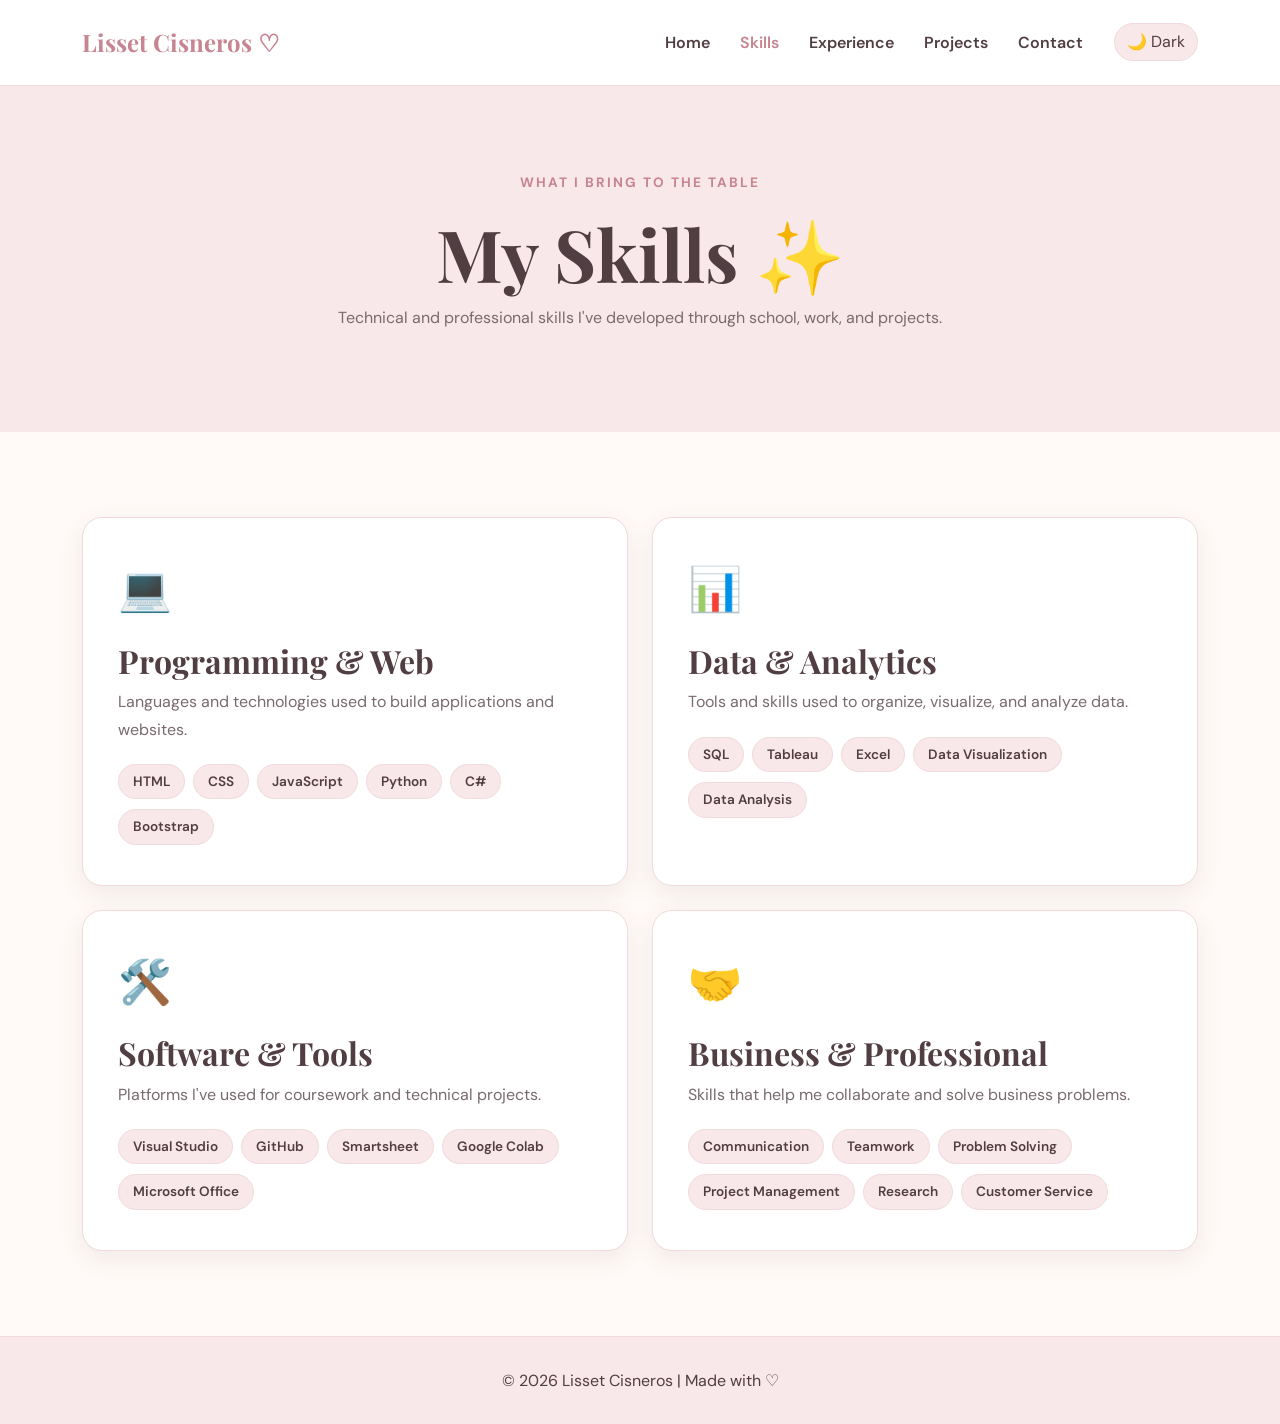
<file: index.html>
<!DOCTYPE html>
<html lang="en">
<head>
    <meta charset="UTF-8">
    <meta name="viewport" content="width=device-width, initial-scale=1.0">
    <title>Skills | Lisset Cisneros</title>
    <link href="https://cdn.jsdelivr.net/npm/bootstrap@5.3.3/dist/css/bootstrap.min.css" rel="stylesheet">
    <link rel="stylesheet" href="css/style.css">
</head>
<body>

<nav class="navbar navbar-expand-lg sticky-top">
    <div class="container">
        <a class="navbar-brand" href="index.html">Lisset Cisneros ♡</a>
        <button class="navbar-toggler" type="button"
                data-bs-toggle="collapse" data-bs-target="#navbarMenu"
                aria-controls="navbarMenu" aria-expanded="false"
                aria-label="Toggle navigation">
            <span class="navbar-toggler-icon"></span>
        </button>

        <div class="collapse navbar-collapse" id="navbarMenu">
            <ul class="navbar-nav ms-auto">
                <li class="nav-item"><a class="nav-link" href="index.html">Home</a></li>
                <li class="nav-item"><a class="nav-link active" aria-current="page" href="skills.html">Skills</a></li>
                <li class="nav-item"><a class="nav-link" href="experience.html">Experience</a></li>
                <li class="nav-item"><a class="nav-link" href="projects.html">Projects</a></li>
                <li class="nav-item"><a class="nav-link" href="contact.html">Contact</a></li>
            </ul>
            <button class="btn theme-toggle ms-lg-3" id="themeToggle" type="button">🌙 Dark</button>
        </div>
    </div>
</nav>

<main>
    <section class="page-header text-center">
        <div class="container">
            <p class="eyebrow">WHAT I BRING TO THE TABLE</p>
            <h1>My Skills ✨</h1>
            <p>Technical and professional skills I've developed through school, work, and projects.</p>
        </div>
    </section>

    <section class="section-padding">
        <div class="container">
            <div class="row g-4">

                <div class="col-md-6">
                    <div class="custom-card h-100">
                        <div class="feature-icon">💻</div>
                        <h2>Programming & Web</h2>
                        <p>Languages and technologies used to build applications and websites.</p>
                        <span class="badge skill-badge">HTML</span>
                        <span class="badge skill-badge">CSS</span>
                        <span class="badge skill-badge">JavaScript</span>
                        <span class="badge skill-badge">Python</span>
                        <span class="badge skill-badge">C#</span>
                        <span class="badge skill-badge">Bootstrap</span>
                    </div>
                </div>

                <div class="col-md-6">
                    <div class="custom-card h-100">
                        <div class="feature-icon">📊</div>
                        <h2>Data & Analytics</h2>
                        <p>Tools and skills used to organize, visualize, and analyze data.</p>
                        <span class="badge skill-badge">SQL</span>
                        <span class="badge skill-badge">Tableau</span>
                        <span class="badge skill-badge">Excel</span>
                        <span class="badge skill-badge">Data Visualization</span>
                        <span class="badge skill-badge">Data Analysis</span>
                    </div>
                </div>

                <div class="col-md-6">
                    <div class="custom-card h-100">
                        <div class="feature-icon">🛠️</div>
                        <h2>Software & Tools</h2>
                        <p>Platforms I've used for coursework and technical projects.</p>
                        <span class="badge skill-badge">Visual Studio</span>
                        <span class="badge skill-badge">GitHub</span>
                        <span class="badge skill-badge">Smartsheet</span>
                        <span class="badge skill-badge">Google Colab</span>
                        <span class="badge skill-badge">Microsoft Office</span>
                    </div>
                </div>

                <div class="col-md-6">
                    <div class="custom-card h-100">
                        <div class="feature-icon">🤝</div>
                        <h2>Business & Professional</h2>
                        <p>Skills that help me collaborate and solve business problems.</p>
                        <span class="badge skill-badge">Communication</span>
                        <span class="badge skill-badge">Teamwork</span>
                        <span class="badge skill-badge">Problem Solving</span>
                        <span class="badge skill-badge">Project Management</span>
                        <span class="badge skill-badge">Research</span>
                        <span class="badge skill-badge">Customer Service</span>
                    </div>
                </div>

            </div>
        </div>
    </section>
</main>

<footer>
    <div class="container text-center">
        <p>© 2026 Lisset Cisneros | Made with ♡</p>
    </div>
</footer>

<script src="https://cdn.jsdelivr.net/npm/bootstrap@5.3.3/dist/js/bootstrap.bundle.min.js"></script>
<script src="js/script.js"></script>
</body>
</html>
</file>
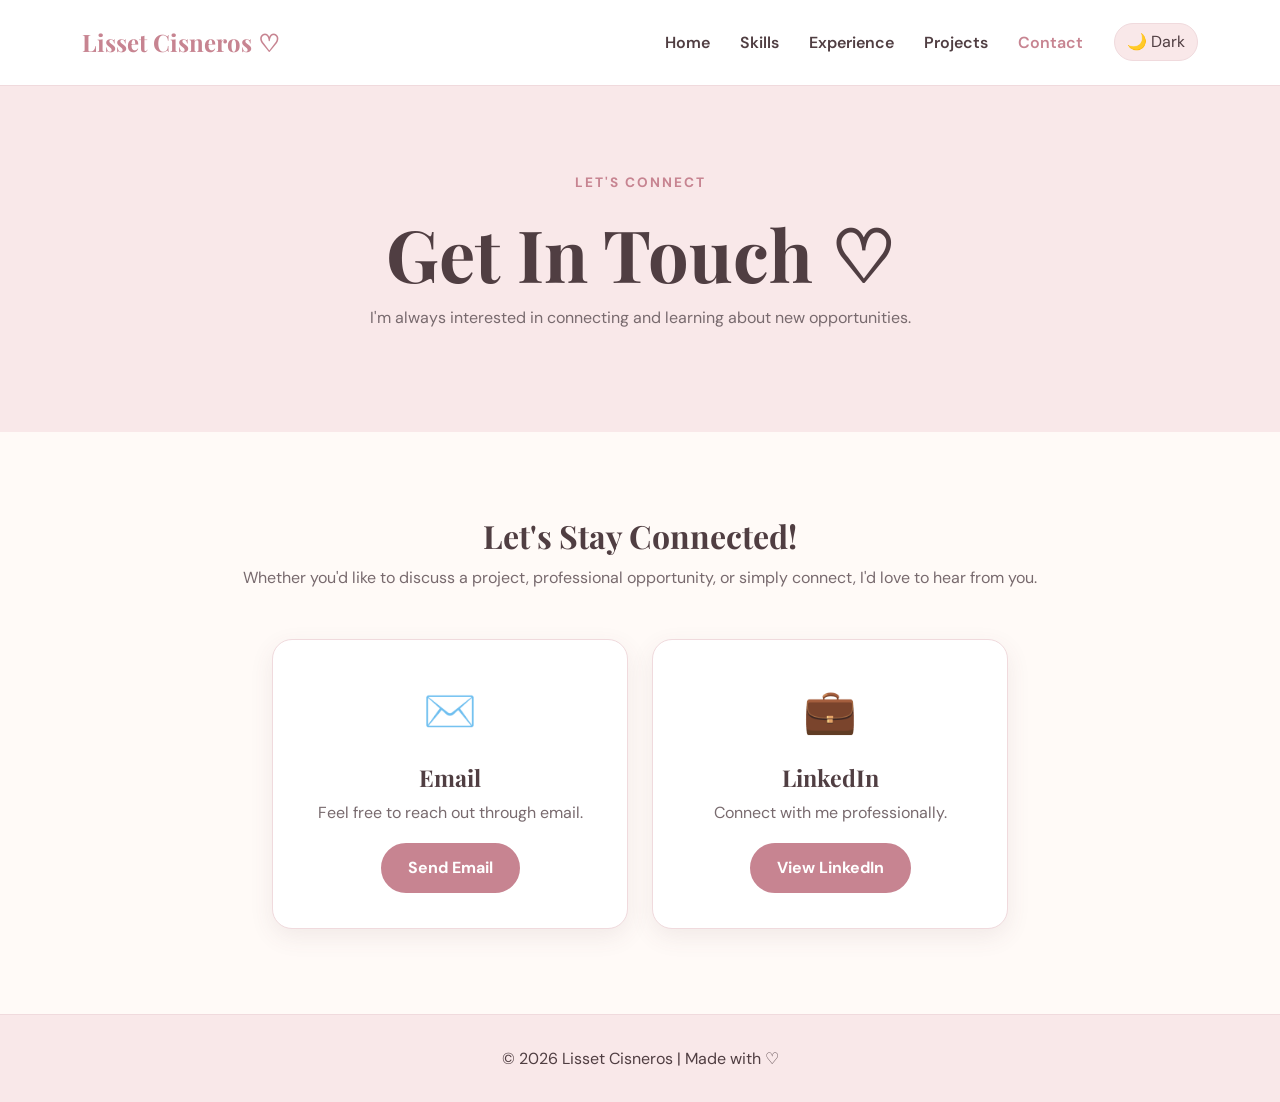
<file: contact.html>
<!DOCTYPE html>
<html lang="en">
<head>
    <meta charset="UTF-8">
    <meta name="viewport" content="width=device-width, initial-scale=1.0">
    <title>Contact | Lisset Cisneros</title>
    <link href="https://cdn.jsdelivr.net/npm/bootstrap@5.3.3/dist/css/bootstrap.min.css" rel="stylesheet">
    <link rel="stylesheet" href="css/style.css">
</head>
<body>

    <nav class="navbar navbar-expand-lg sticky-top">
        <div class="container">
            <a class="navbar-brand" href="index.html">Lisset Cisneros ♡</a>
            <button class="navbar-toggler" type="button"
                    data-bs-toggle="collapse" data-bs-target="#navbarMenu"
                    aria-controls="navbarMenu" aria-expanded="false"
                    aria-label="Toggle navigation">
                <span class="navbar-toggler-icon"></span>
            </button>

            <div class="collapse navbar-collapse" id="navbarMenu">
                <ul class="navbar-nav ms-auto">
                    <li class="nav-item"><a class="nav-link" href="index.html">Home</a></li>
                    <li class="nav-item"><a class="nav-link" href="skills.html">Skills</a></li>
                    <li class="nav-item"><a class="nav-link" href="experience.html">Experience</a></li>
                    <li class="nav-item"><a class="nav-link" href="projects.html">Projects</a></li>
                    <li class="nav-item"><a class="nav-link active" aria-current="page" href="contact.html">Contact</a></li>
                </ul>
                <button class="btn theme-toggle ms-lg-3" id="themeToggle" type="button">🌙 Dark</button>
            </div>
        </div>
    </nav>

    <main>
        <section class="page-header text-center">
            <div class="container">
                <p class="eyebrow">LET'S CONNECT</p>
                <h1>Get In Touch ♡</h1>
                <p>I'm always interested in connecting and learning about new opportunities.</p>
            </div>
        </section>

        <section class="section-padding">
            <div class="container">
                <div class="text-center mb-5">
                    <h2>Let's Stay Connected!</h2>
                    <p>
                        Whether you'd like to discuss a project, professional
                        opportunity, or simply connect, I'd love to hear from you.
                    </p>
                </div>

                <div class="row g-4 justify-content-center">

                    <div class="col-md-4">
                        <div class="custom-card text-center h-100">
                            <div class="feature-icon">✉️</div>
                            <h3>Email</h3>
                            <p>Feel free to reach out through email.</p>
                            <a href="mailto:your.email@example.com"
                               class="btn btn-pink">
                                Send Email
                            </a>
                        </div>
                    </div>

                    <div class="col-md-4">
                        <div class="custom-card text-center h-100">
                            <div class="feature-icon">💼</div>
                            <h3>LinkedIn</h3>
                            <p>Connect with me professionally.</p>
                            <a href="https://www.linkedin.com/"
                               target="_blank" rel="noopener noreferrer"
                               class="btn btn-pink">
                                View LinkedIn
                            </a>
                        </div>
                    </div>

                </div>
            </div>
        </section>
    </main>

    <footer>
        <div class="container text-center">
            <p>© 2026 Lisset Cisneros | Made with ♡</p>
        </div>
    </footer>

    <script src="https://cdn.jsdelivr.net/npm/bootstrap@5.3.3/dist/js/bootstrap.bundle.min.js"></script>
    <script src="js/script.js"></script>
</body>
</html>
</file>
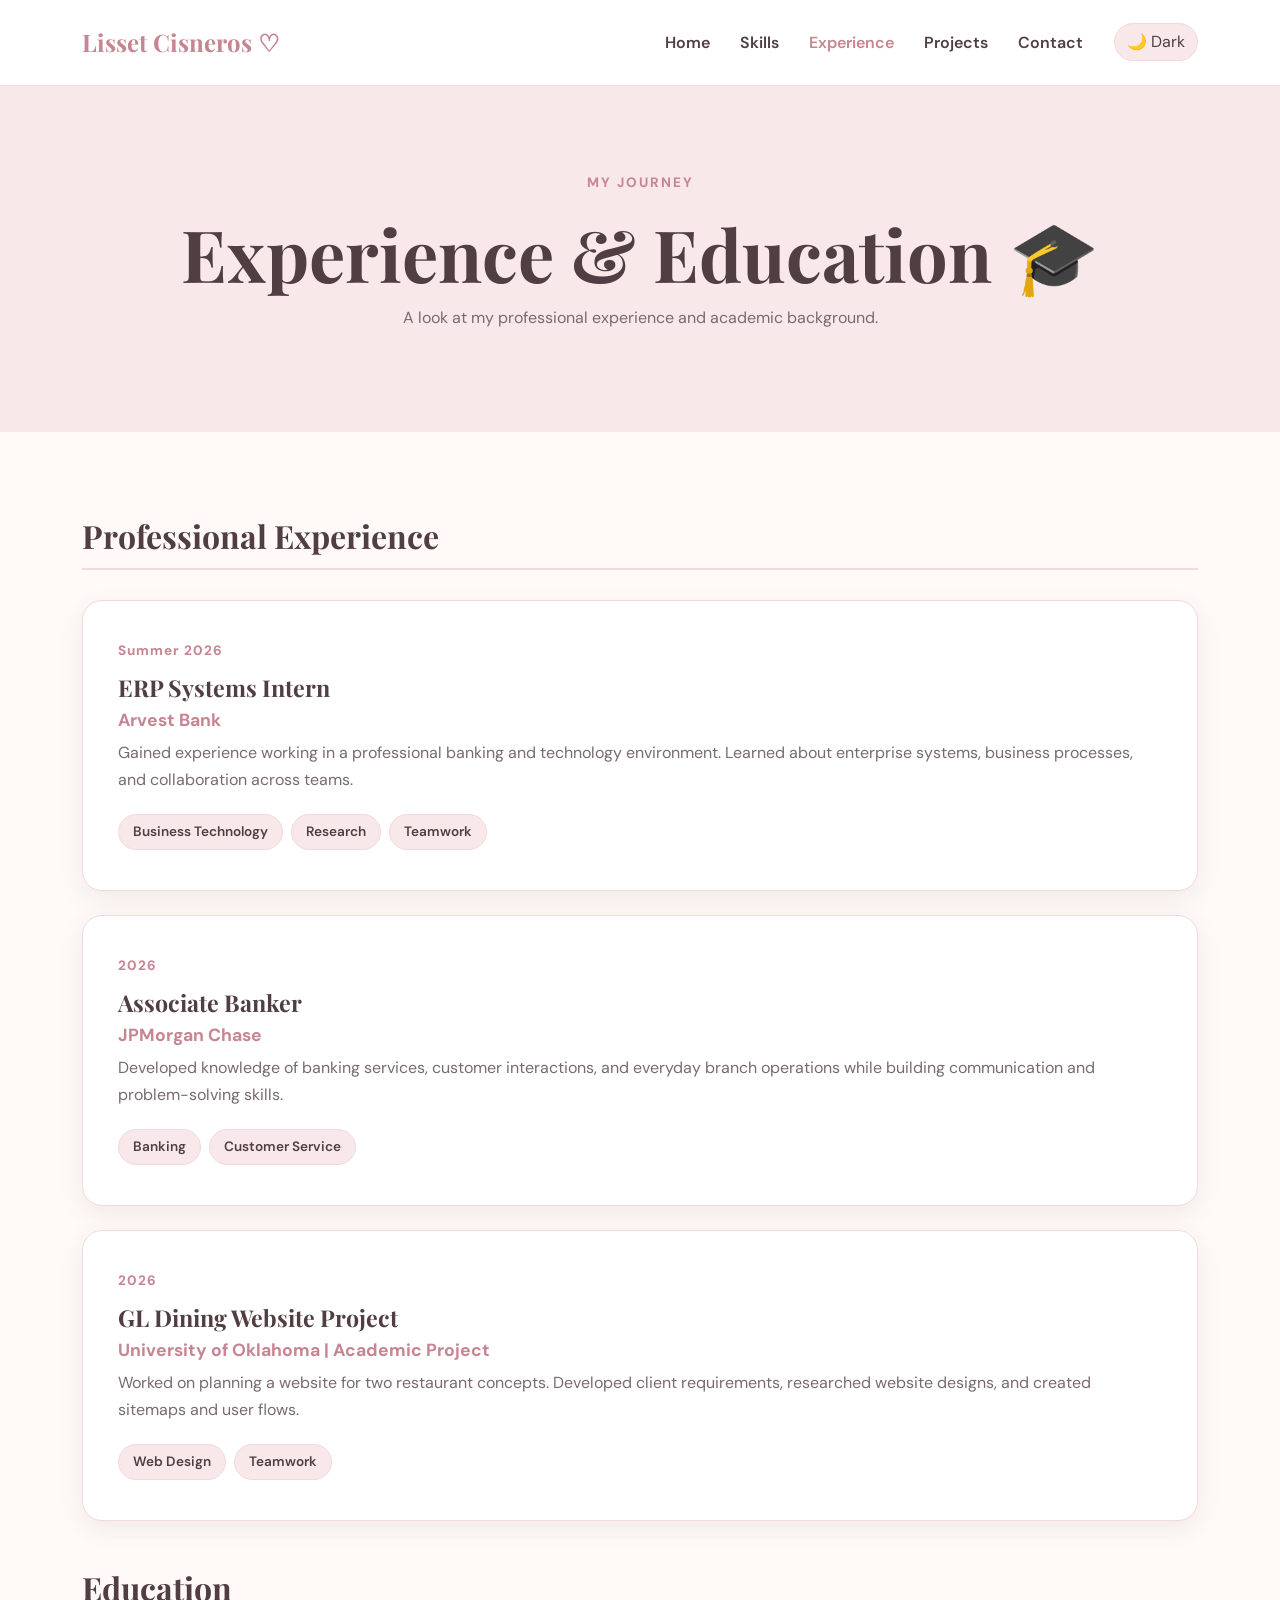
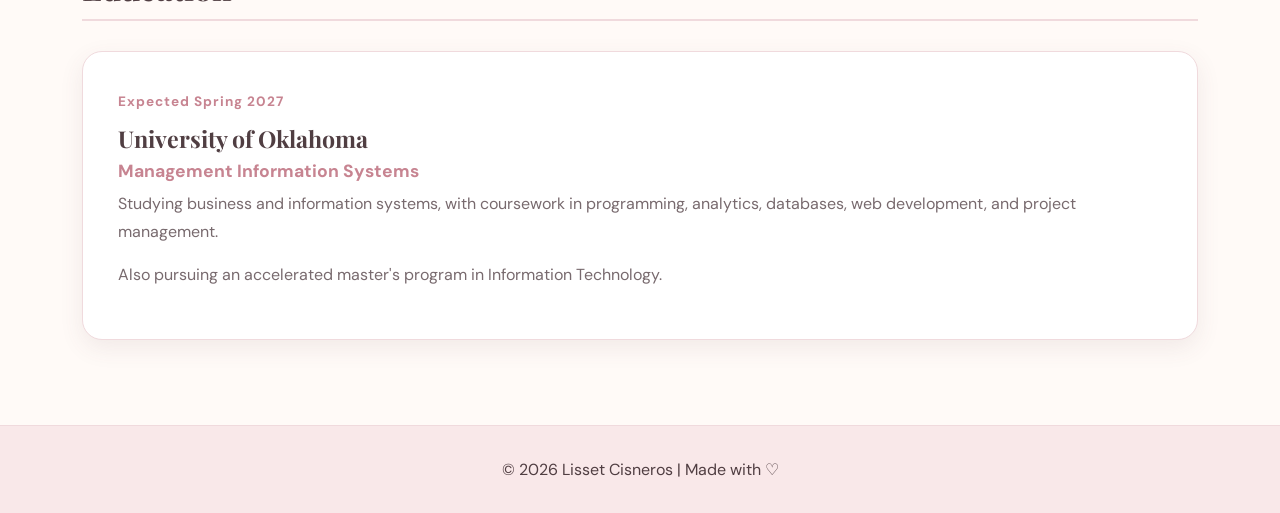
<file: experience.html>
<!DOCTYPE html>
<html lang="en">
<head>
    <meta charset="UTF-8">
    <meta name="viewport" content="width=device-width, initial-scale=1.0">
    <title>Experience | Lisset Cisneros</title>
    <link href="https://cdn.jsdelivr.net/npm/bootstrap@5.3.3/dist/css/bootstrap.min.css" rel="stylesheet">
    <link rel="stylesheet" href="css/style.css">
</head>
<body>

<nav class="navbar navbar-expand-lg sticky-top">
    <div class="container">
        <a class="navbar-brand" href="index.html">Lisset Cisneros ♡</a>
        <button class="navbar-toggler" type="button"
                data-bs-toggle="collapse" data-bs-target="#navbarMenu"
                aria-controls="navbarMenu" aria-expanded="false"
                aria-label="Toggle navigation">
            <span class="navbar-toggler-icon"></span>
        </button>

        <div class="collapse navbar-collapse" id="navbarMenu">
            <ul class="navbar-nav ms-auto">
                <li class="nav-item"><a class="nav-link" href="index.html">Home</a></li>
                <li class="nav-item"><a class="nav-link" href="skills.html">Skills</a></li>
                <li class="nav-item"><a class="nav-link active" aria-current="page" href="experience.html">Experience</a></li>
                <li class="nav-item"><a class="nav-link" href="projects.html">Projects</a></li>
                <li class="nav-item"><a class="nav-link" href="contact.html">Contact</a></li>
            </ul>
            <button class="btn theme-toggle ms-lg-3" id="themeToggle" type="button">🌙 Dark</button>
        </div>
    </div>
</nav>

<main>
    <section class="page-header text-center">
        <div class="container">
            <p class="eyebrow">MY JOURNEY</p>
            <h1>Experience & Education 🎓</h1>
            <p>A look at my professional experience and academic background.</p>
        </div>
    </section>

    <section class="section-padding">
        <div class="container">
            <h2 class="section-heading">Professional Experience</h2>

            <div class="custom-card mb-4">
                <span class="date-label">Summer 2026</span>
                <h3>ERP Systems Intern</h3>
                <h4>Arvest Bank</h4>
                <p>
                    Gained experience working in a professional banking and
                    technology environment. Learned about enterprise systems,
                    business processes, and collaboration across teams.
                </p>
                <span class="badge skill-badge">Business Technology</span>
                <span class="badge skill-badge">Research</span>
                <span class="badge skill-badge">Teamwork</span>
            </div>

            <div class="custom-card mb-4">
                <span class="date-label">2026</span>
                <h3>Associate Banker</h3>
                <h4>JPMorgan Chase</h4>
                <p>
                    Developed knowledge of banking services, customer
                    interactions, and everyday branch operations while
                    building communication and problem-solving skills.
                </p>
                <span class="badge skill-badge">Banking</span>
                <span class="badge skill-badge">Customer Service</span>
            </div>

            <div class="custom-card mb-5">
                <span class="date-label">2026</span>
                <h3>GL Dining Website Project</h3>
                <h4>University of Oklahoma | Academic Project</h4>
                <p>
                    Worked on planning a website for two restaurant concepts.
                    Developed client requirements, researched website designs,
                    and created sitemaps and user flows.
                </p>
                <span class="badge skill-badge">Web Design</span>
                <span class="badge skill-badge">Teamwork</span>
            </div>

            <h2 class="section-heading">Education</h2>

            <div class="custom-card">
                <span class="date-label">Expected Spring 2027</span>
                <h3>University of Oklahoma</h3>
                <h4>Management Information Systems</h4>
                <p>
                    Studying business and information systems, with coursework
                    in programming, analytics, databases, web development,
                    and project management.
                </p>
                <p>
                    Also pursuing an accelerated master's program in
                    Information Technology.
                </p>
            </div>
        </div>
    </section>
</main>

<footer>
    <div class="container text-center">
        <p>© 2026 Lisset Cisneros | Made with ♡</p>
    </div>
</footer>

<script src="https://cdn.jsdelivr.net/npm/bootstrap@5.3.3/dist/js/bootstrap.bundle.min.js"></script>
<script src="js/script.js"></script>
</body>
</html>
</file>
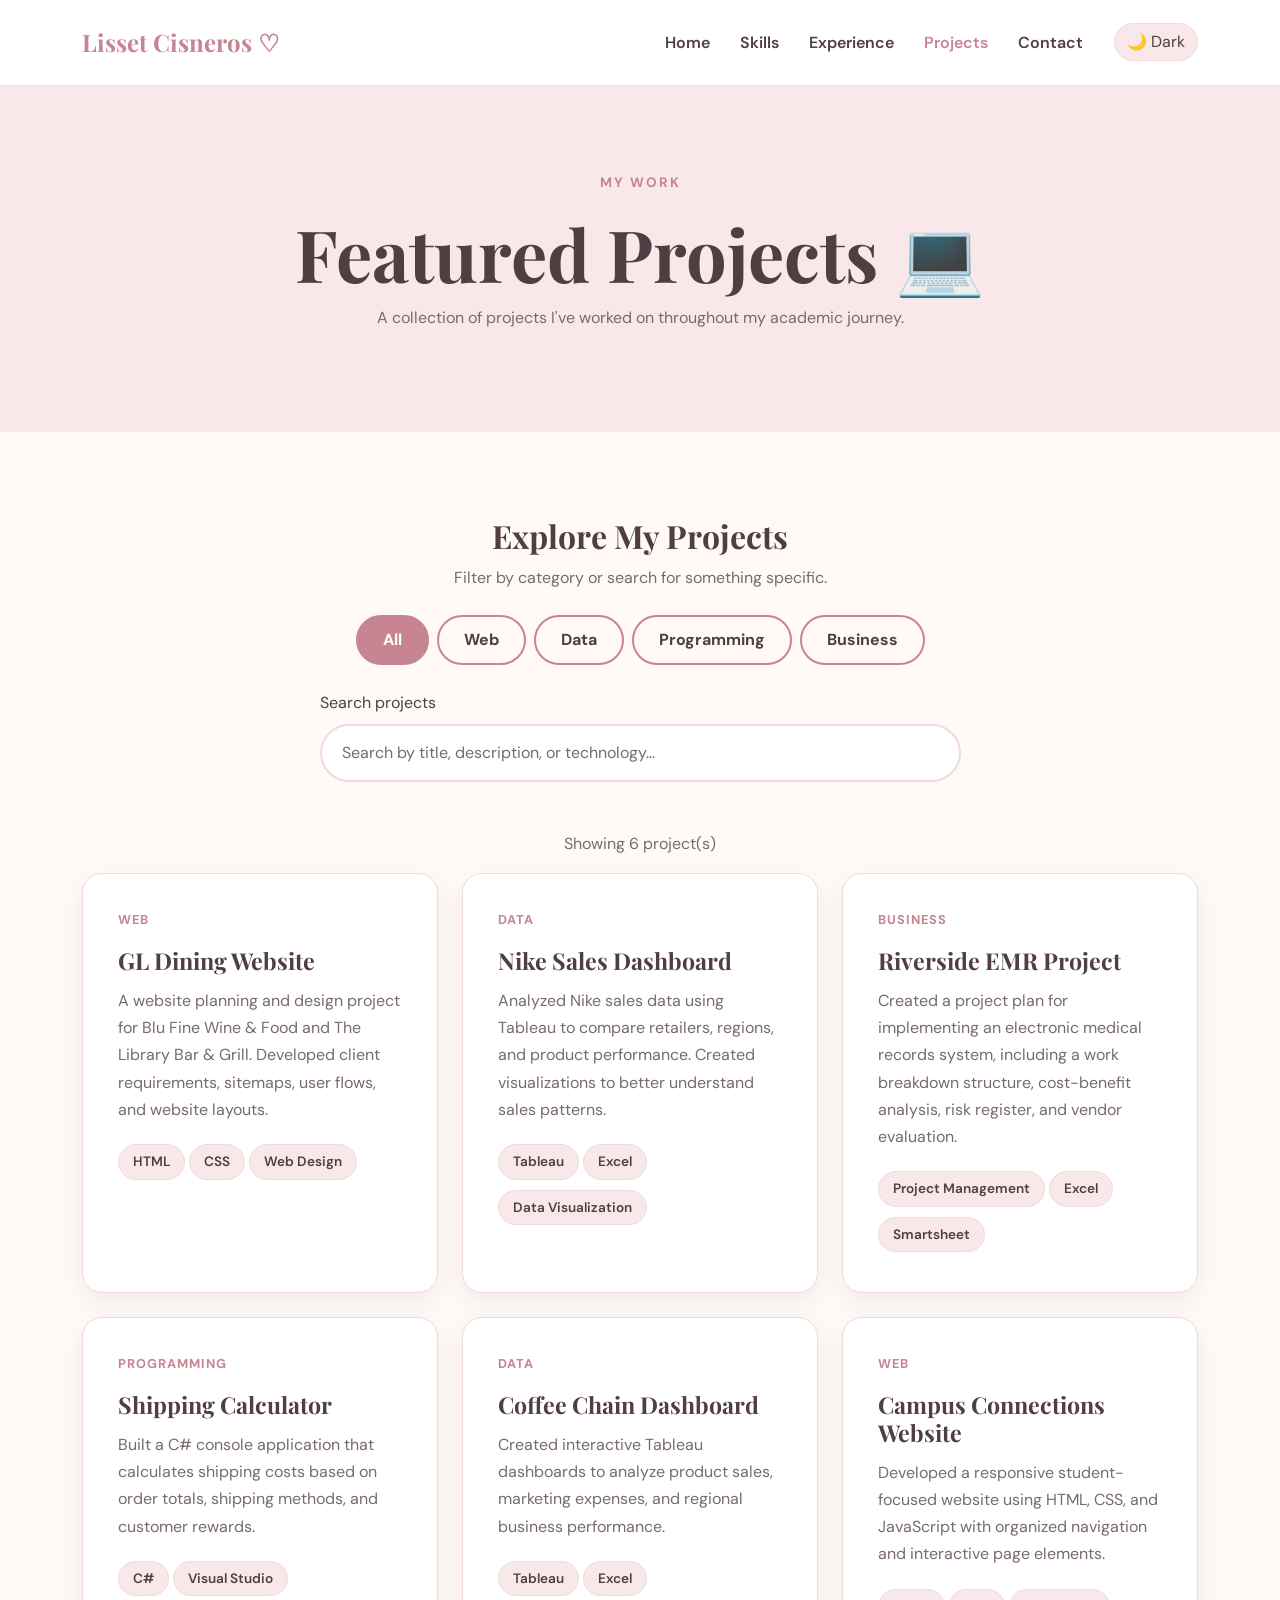
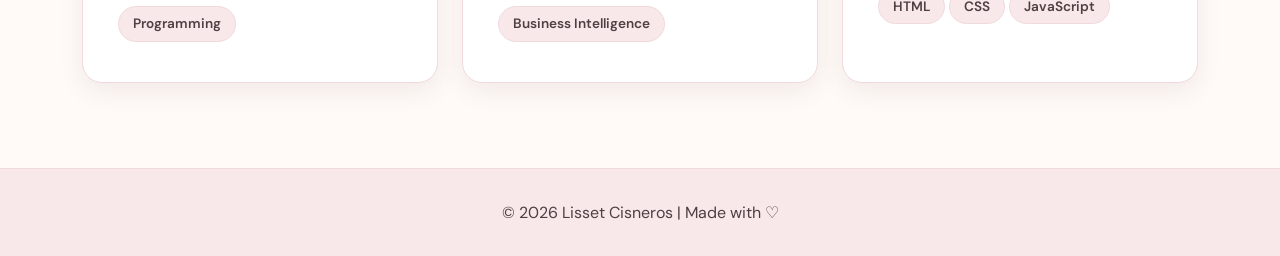
<file: projects.html>
<!DOCTYPE html>
<html lang="en">
<head>
    <meta charset="UTF-8">
    <meta name="viewport" content="width=device-width, initial-scale=1.0">
    <title>Projects | Lisset Cisneros</title>
    <link href="https://cdn.jsdelivr.net/npm/bootstrap@5.3.3/dist/css/bootstrap.min.css" rel="stylesheet">
    <link rel="stylesheet" href="css/style.css">
</head>
<body>

    <nav class="navbar navbar-expand-lg sticky-top">
        <div class="container">
            <a class="navbar-brand" href="index.html">Lisset Cisneros ♡</a>
            <button class="navbar-toggler" type="button"
                    data-bs-toggle="collapse" data-bs-target="#navbarMenu"
                    aria-controls="navbarMenu" aria-expanded="false"
                    aria-label="Toggle navigation">
                <span class="navbar-toggler-icon"></span>
            </button>

            <div class="collapse navbar-collapse" id="navbarMenu">
                <ul class="navbar-nav ms-auto">
                    <li class="nav-item"><a class="nav-link" href="index.html">Home</a></li>
                    <li class="nav-item"><a class="nav-link" href="skills.html">Skills</a></li>
                    <li class="nav-item"><a class="nav-link" href="experience.html">Experience</a></li>
                    <li class="nav-item"><a class="nav-link active" aria-current="page" href="projects.html">Projects</a></li>
                    <li class="nav-item"><a class="nav-link" href="contact.html">Contact</a></li>
                </ul>
                <button class="btn theme-toggle ms-lg-3" id="themeToggle" type="button">🌙 Dark</button>
            </div>
        </div>
    </nav>

    <main>
        <section class="page-header text-center">
            <div class="container">
                <p class="eyebrow">MY WORK</p>
                <h1>Featured Projects 💻</h1>
                <p>A collection of projects I've worked on throughout my academic journey.</p>
            </div>
        </section>

        <section class="section-padding">
            <div class="container">

                <div class="text-center mb-4">
                    <h2>Explore My Projects</h2>
                    <p>Filter by category or search for something specific.</p>
                </div>

                <div class="filter-buttons d-flex justify-content-center flex-wrap gap-2 mb-4">
                    <button class="btn btn-pink filter-btn active"
                            data-category="All">
                        All
                    </button>
                    <button class="btn btn-outline-pink filter-btn"
                            data-category="Web">
                        Web
                    </button>
                    <button class="btn btn-outline-pink filter-btn"
                            data-category="Data">
                        Data
                    </button>
                    <button class="btn btn-outline-pink filter-btn"
                            data-category="Programming">
                        Programming
                    </button>
                    <button class="btn btn-outline-pink filter-btn"
                            data-category="Business">
                        Business
                    </button>
                </div>

                <div class="row justify-content-center mb-5">
                    <div class="col-md-7">
                        <label for="projectSearch" class="form-label">Search projects</label>
                        <input type="search" id="projectSearch"
                               class="form-control search-input"
                               placeholder="Search by title, description, or technology...">
                    </div>
                </div>

                <p id="projectCount" class="text-center" aria-live="polite"></p>

                <!-- JavaScript will add the project cards here -->
                <div class="row g-4" id="projectContainer" aria-live="polite">
                    <div class="col-12 text-center">
                        <p>Loading projects...</p>
                    </div>
                </div>

            </div>
        </section>
    </main>

    <footer>
        <div class="container text-center">
            <p>© 2026 Lisset Cisneros | Made with ♡</p>
        </div>
    </footer>

    <script src="https://cdn.jsdelivr.net/npm/bootstrap@5.3.3/dist/js/bootstrap.bundle.min.js"></script>
    <script src="js/script.js"></script>
</body>
</html>
</file>
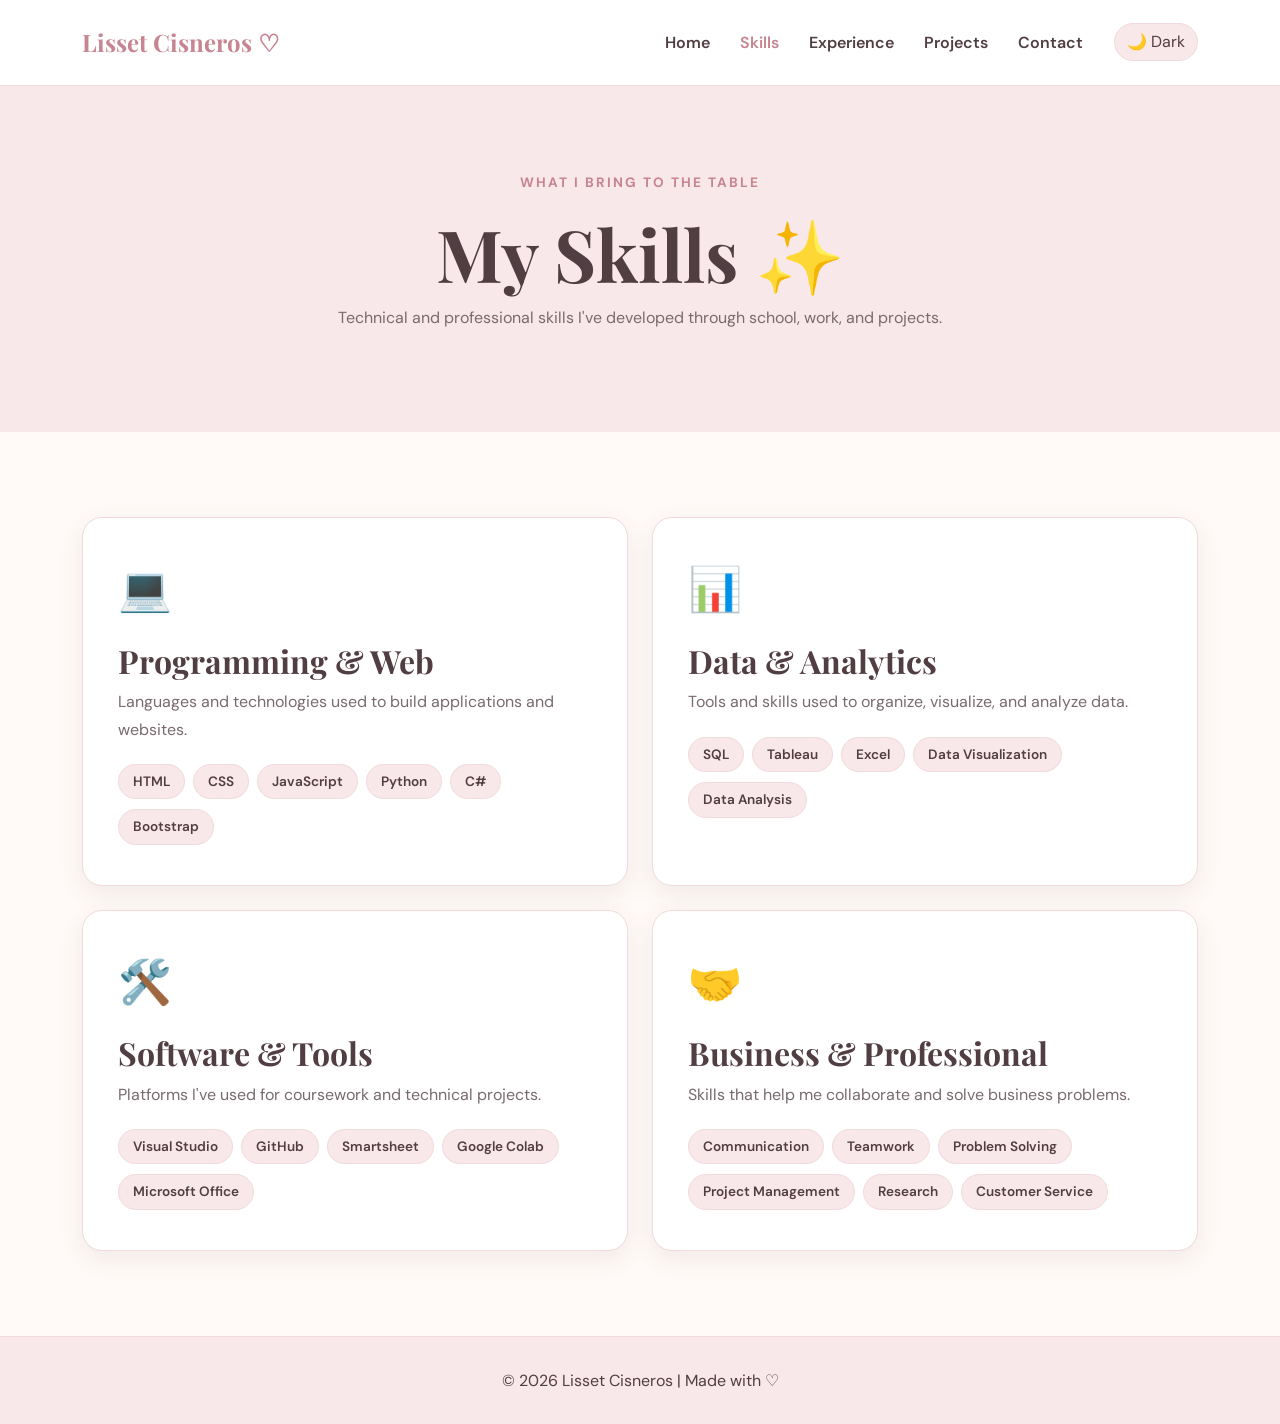
<file: skills.html>
<!DOCTYPE html>
<html lang="en">
<head>
    <meta charset="UTF-8">
    <meta name="viewport" content="width=device-width, initial-scale=1.0">
    <title>Skills | Lisset Cisneros</title>
    <link href="https://cdn.jsdelivr.net/npm/bootstrap@5.3.3/dist/css/bootstrap.min.css" rel="stylesheet">
    <link rel="stylesheet" href="css/style.css">
</head>
<body>

    <nav class="navbar navbar-expand-lg sticky-top">
        <div class="container">
            <a class="navbar-brand" href="index.html">Lisset Cisneros ♡</a>
            <button class="navbar-toggler" type="button"
                    data-bs-toggle="collapse" data-bs-target="#navbarMenu"
                    aria-controls="navbarMenu" aria-expanded="false"
                    aria-label="Toggle navigation">
                <span class="navbar-toggler-icon"></span>
            </button>

            <div class="collapse navbar-collapse" id="navbarMenu">
                <ul class="navbar-nav ms-auto">
                    <li class="nav-item"><a class="nav-link" href="index.html">Home</a></li>
                    <li class="nav-item"><a class="nav-link active" aria-current="page" href="skills.html">Skills</a></li>
                    <li class="nav-item"><a class="nav-link" href="experience.html">Experience</a></li>
                    <li class="nav-item"><a class="nav-link" href="projects.html">Projects</a></li>
                    <li class="nav-item"><a class="nav-link" href="contact.html">Contact</a></li>
                </ul>
                <button class="btn theme-toggle ms-lg-3" id="themeToggle" type="button">🌙 Dark</button>
            </div>
        </div>
    </nav>

    <main>
        <section class="page-header text-center">
            <div class="container">
                <p class="eyebrow">WHAT I BRING TO THE TABLE</p>
                <h1>My Skills ✨</h1>
                <p>Technical and professional skills I've developed through school, work, and projects.</p>
            </div>
        </section>

        <section class="section-padding">
            <div class="container">
                <div class="row g-4">

                    <div class="col-md-6">
                        <div class="custom-card h-100">
                            <div class="feature-icon">💻</div>
                            <h2>Programming & Web</h2>
                            <p>Languages and technologies used to build applications and websites.</p>
                            <span class="badge skill-badge">HTML</span>
                            <span class="badge skill-badge">CSS</span>
                            <span class="badge skill-badge">JavaScript</span>
                            <span class="badge skill-badge">Python</span>
                            <span class="badge skill-badge">C#</span>
                            <span class="badge skill-badge">Bootstrap</span>
                        </div>
                    </div>

                    <div class="col-md-6">
                        <div class="custom-card h-100">
                            <div class="feature-icon">📊</div>
                            <h2>Data & Analytics</h2>
                            <p>Tools and skills used to organize, visualize, and analyze data.</p>
                            <span class="badge skill-badge">SQL</span>
                            <span class="badge skill-badge">Tableau</span>
                            <span class="badge skill-badge">Excel</span>
                            <span class="badge skill-badge">Data Visualization</span>
                            <span class="badge skill-badge">Data Analysis</span>
                        </div>
                    </div>

                    <div class="col-md-6">
                        <div class="custom-card h-100">
                            <div class="feature-icon">🛠️</div>
                            <h2>Software & Tools</h2>
                            <p>Platforms I've used for coursework and technical projects.</p>
                            <span class="badge skill-badge">Visual Studio</span>
                            <span class="badge skill-badge">GitHub</span>
                            <span class="badge skill-badge">Smartsheet</span>
                            <span class="badge skill-badge">Google Colab</span>
                            <span class="badge skill-badge">Microsoft Office</span>
                        </div>
                    </div>

                    <div class="col-md-6">
                        <div class="custom-card h-100">
                            <div class="feature-icon">🤝</div>
                            <h2>Business & Professional</h2>
                            <p>Skills that help me collaborate and solve business problems.</p>
                            <span class="badge skill-badge">Communication</span>
                            <span class="badge skill-badge">Teamwork</span>
                            <span class="badge skill-badge">Problem Solving</span>
                            <span class="badge skill-badge">Project Management</span>
                            <span class="badge skill-badge">Research</span>
                            <span class="badge skill-badge">Customer Service</span>
                        </div>
                    </div>

                </div>
            </div>
        </section>
    </main>

    <footer>
        <div class="container text-center">
            <p>© 2026 Lisset Cisneros | Made with ♡</p>
        </div>
    </footer>

    <script src="https://cdn.jsdelivr.net/npm/bootstrap@5.3.3/dist/js/bootstrap.bundle.min.js"></script>
    <script src="js/script.js"></script>
</body>
</html>
</file>
<file: css/style.css>
@import url('https://fonts.googleapis.com/css2?family=DM+Sans:wght@400;500;600;700&family=Playfair+Display:wght@500;600;700&display=swap');

/* Main colors */
:root {
    --background: #fffaf7;
    --surface: #ffffff;
    --pink: #c78491;
    --light-pink: #f9e8e9;
    --text: #503e42;
    --muted: #786a6e;
    --border: #f0dadd;
    --shadow: rgba(105, 65, 75, 0.09);
}

/* Dark mode */
body.dark-mode {
    --background: #231e24;
    --surface: #342a33;
    --pink: #e5a6b3;
    --light-pink: #43313e;
    --text: #fff1f4;
    --muted: #d7c0c7;
    --border: #594451;
    --shadow: rgba(0, 0, 0, 0.2);
}

* {
    box-sizing: border-box;
}

body {
    margin: 0;
    background: var(--background);
    color: var(--text);
    font-family: 'DM Sans', sans-serif;
    line-height: 1.7;
    transition: background 0.3s, color 0.3s;
}

h1, h2, h3 {
    font-family: 'Playfair Display', serif;
    font-weight: 700;
    color: var(--text);
}

h1 {
    font-size: clamp(2.7rem, 6vw, 4.5rem);
}

h2 {
    font-size: 2rem;
}

h3 {
    font-size: 1.45rem;
}

h4 {
    color: var(--pink);
    font-size: 1.1rem;
    font-weight: 700;
}

p {
    color: var(--muted);
}

.lead {
    color: var(--text);
    font-size: 1.15rem;
}

/* Navigation */
.navbar {
    background: var(--surface);
    border-bottom: 1px solid var(--border);
    padding: 17px 0;
}

.navbar-brand {
    color: var(--pink);
    font-family: 'Playfair Display', serif;
    font-size: 1.5rem;
    font-weight: 700;
}

    .navbar-brand:hover {
        color: var(--pink);
    }

.nav-link {
    color: var(--text);
    font-weight: 600;
    margin: 0 7px;
}

    .nav-link:hover,
    .nav-link.active {
        color: var(--pink) !important;
    }

.navbar-toggler {
    border-color: var(--pink);
    background-color: #f9e8e9;
}

.theme-toggle {
    border: 1px solid var(--border);
    background: var(--light-pink);
    color: var(--text);
    border-radius: 25px;
}

    .theme-toggle:hover {
        background: var(--pink);
        color: white;
    }

/* Home page */
.hero-section {
    padding: 110px 0;
    background: linear-gradient(135deg, var(--background), var(--light-pink));
}

.hero-subtitle {
    font-family: 'DM Sans', sans-serif;
    font-size: 1.45rem;
    font-weight: 600;
    margin: 20px 0;
}

.accent-text {
    color: var(--pink);
}

.eyebrow {
    color: var(--pink);
    font-size: 0.85rem;
    font-weight: 700;
    letter-spacing: 2px;
}

.page-header {
    padding: 85px 0;
    background: var(--light-pink);
}

    .page-header p {
        max-width: 650px;
        margin-left: auto;
        margin-right: auto;
    }

/* Profile picture */
.profile-frame {
    width: min(100%, 340px);
    aspect-ratio: 1;
    padding: 14px;
    margin: auto;
    background: var(--surface);
    border: 3px solid var(--border);
    border-radius: 50%;
    box-shadow: 0 18px 45px var(--shadow);
}

.profile-image {
    width: 100%;
    height: 100%;
    object-fit: cover;
    border-radius: 50%;
}

/* Sections and cards */
.section-padding {
    padding: 85px 0;
}

.section-heading {
    margin-bottom: 30px;
    padding-bottom: 12px;
    border-bottom: 2px solid var(--border);
}

.custom-card {
    background: var(--surface);
    padding: 35px;
    border: 1px solid var(--border);
    border-radius: 20px;
    box-shadow: 0 8px 25px var(--shadow);
    transition: transform 0.3s, box-shadow 0.3s;
}

    .custom-card:hover {
        transform: translateY(-5px);
        box-shadow: 0 15px 35px var(--shadow);
    }

.feature-icon {
    font-size: 2.7rem;
    margin-bottom: 15px;
}

.date-label {
    display: inline-block;
    color: var(--pink);
    font-size: 0.85rem;
    font-weight: 700;
    letter-spacing: 1px;
    margin-bottom: 12px;
}

/* Buttons */
.btn-pink {
    background: var(--pink);
    color: white;
    border: 2px solid var(--pink);
    padding: 11px 25px;
    border-radius: 30px;
    font-weight: 700;
}

    .btn-pink:hover {
        background: #a96373;
        border-color: #a96373;
        color: white;
    }

.btn-outline-pink {
    background: transparent;
    color: var(--text);
    border: 2px solid var(--pink);
    padding: 11px 25px;
    border-radius: 30px;
    font-weight: 700;
}

    .btn-outline-pink:hover {
        background: var(--pink);
        color: white;
    }

.filter-btn.active {
    background: var(--pink);
    color: white;
    border-color: var(--pink);
}

/* Skill badges */
.skill-badge {
    display: inline-block;
    background: var(--light-pink);
    color: var(--text);
    border: 1px solid var(--border);
    border-radius: 25px;
    padding: 10px 14px;
    margin: 5px 4px 5px 0;
    font-size: 0.85rem;
    font-weight: 600;
    white-space: normal;
}

/* Project cards */
.project-card {
    overflow: hidden;
}

.project-category {
    color: var(--pink);
    font-size: 0.8rem;
    font-weight: 700;
    letter-spacing: 1px;
    text-transform: uppercase;
}

.project-card h3 {
    margin: 12px 0;
}

/* Search box */
.search-input {
    padding: 15px 20px;
    border: 2px solid var(--border);
    border-radius: 30px;
    background: var(--surface);
    color: var(--text);
}

    .search-input:focus {
        background: var(--surface);
        color: var(--text);
        border-color: var(--pink);
        box-shadow: 0 0 0 3px var(--light-pink);
    }

    .search-input::placeholder {
        color: var(--muted);
    }

/* Footer */
footer {
    background: var(--light-pink);
    padding: 30px 0;
    border-top: 1px solid var(--border);
}

    footer p {
        margin: 0;
        color: var(--text);
    }

/* Mobile layout */
@media (max-width: 768px) {
    .hero-section {
        padding: 65px 0;
        text-align: center;
    }

        .hero-section .d-flex {
            justify-content: center;
        }

    .section-padding {
        padding: 55px 0;
    }

    .page-header {
        padding: 60px 0;
    }

    .custom-card {
        padding: 25px;
    }

    .profile-frame {
        max-width: 260px;
    }

    .navbar-nav {
        padding-top: 15px;
    }
}
</file>
